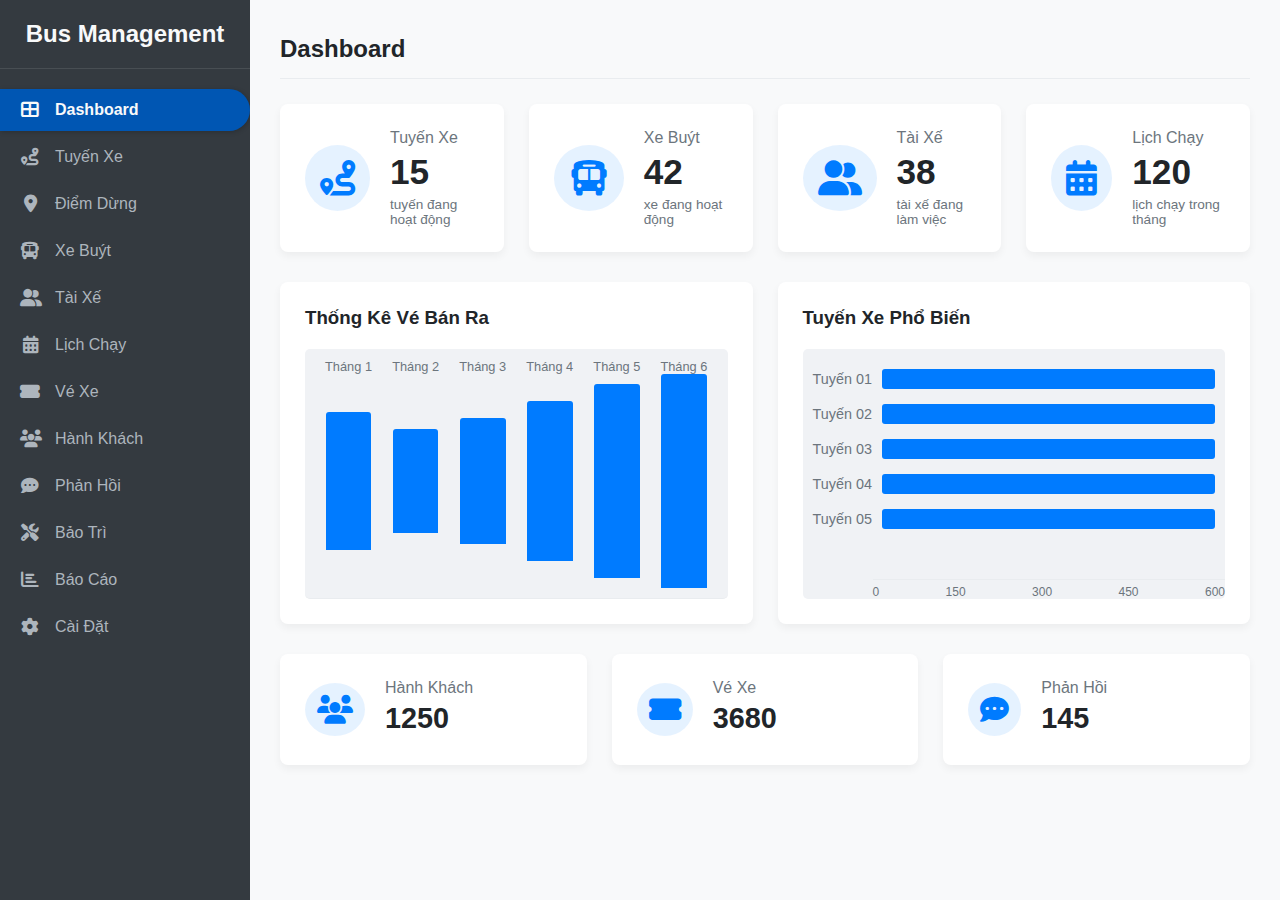
<file: bus-management/html/index.html>
<!DOCTYPE html>
<html lang="en">
<head>
    <meta charset="UTF-8">
    <meta name="viewport" content="width=device-width, initial-scale=1.0">
    <title>index</title>
    <link rel="stylesheet" href="/bus-management/css/style.css">
    <link rel="stylesheet" href="/bus-management/html/fontawesome/css/all.min.css">
</head>
<body>
    <div class="container">
        <aside class="sidebar">
            <div class="logo">
                <h3>Bus Management</h3>
            </div>
            <nav class="nav-menu">
                <ul>
                    <li class="active"><a href="#"><i class="fas fa-th-large"></i> Dashboard</a></li>
                    <li><a href="#"><i class="fas fa-route"></i> Tuyến Xe</a></li>
                    <li><a href="#"><i class="fas fa-map-marker-alt"></i> Điểm Dừng</a></li>
                    <li><a href="#"><i class="fas fa-bus"></i> Xe Buýt</a></li>
                    <li><a href="#"><i class="fas fa-user-friends"></i> Tài Xế</a></li>
                    <li><a href="#"><i class="fas fa-calendar-alt"></i> Lịch Chạy</a></li>
                    <li><a href="#"><i class="fas fa-ticket-alt"></i> Vé Xe</a></li>
                    <li><a href="#"><i class="fas fa-users"></i> Hành Khách</a></li>
                    <li><a href="#"><i class="fas fa-comment-dots"></i> Phản Hồi</a></li>
                    <li><a href="#"><i class="fas fa-screwdriver-wrench"></i> Bảo Trì</a></li>
                    <li><a href="/bus-management/html/report.html"><i class="fas fa-chart-bar"></i> Báo Cáo</a></li>
                    <li><a href="#"><i class="fas fa-cog"></i> Cài Đặt</a></li>
                </ul>
            </nav>
        </aside>

        <main class="main-content">
            <header class="navbar">
                <h2>Dashboard</h2>
                </header>

            <section class="dashboard-cards">
                <div class="card">
                    <div class="card-icon"><i class="fas fa-route"></i></div>
                    <div class="card-content">
                        <span class="card-title">Tuyến Xe</span>
                        <span class="card-value">15</span>
                        <span class="card-description">tuyến đang hoạt động</span>
                    </div>
                </div>
                <div class="card">
                    <div class="card-icon"><i class="fas fa-bus"></i></div>
                    <div class="card-content">
                        <span class="card-title">Xe Buýt</span>
                        <span class="card-value">42</span>
                        <span class="card-description">xe đang hoạt động</span>
                    </div>
                </div>
                <div class="card">
                    <div class="card-icon"><i class="fas fa-user-friends"></i></div>
                    <div class="card-content">
                        <span class="card-title">Tài Xế</span>
                        <span class="card-value">38</span>
                        <span class="card-description">tài xế đang làm việc</span>
                    </div>
                </div>
                <div class="card">
                    <div class="card-icon"><i class="fas fa-calendar-alt"></i></div>
                    <div class="card-content">
                        <span class="card-title">Lịch Chạy</span>
                        <span class="card-value">120</span>
                        <span class="card-description">lịch chạy trong tháng</span>
                    </div>
                </div>
            </section>

            <section class="dashboard-charts">
                <div class="chart-card">
                    <h3>Thống Kê Vé Bán Ra</h3>
                    <div class="chart-placeholder bar-chart">
                        <div class="bar-month">Tháng 1 <div class="bar" style="height: 60%;"></div></div>
                        <div class="bar-month">Tháng 2 <div class="bar" style="height: 45%;"></div></div>
                        <div class="bar-month">Tháng 3 <div class="bar" style="height: 55%;"></div></div>
                        <div class="bar-month">Tháng 4 <div class="bar" style="height: 70%;"></div></div>
                        <div class="bar-month">Tháng 5 <div class="bar" style="height: 85%;"></div></div>
                        <div class="bar-month">Tháng 6 <div class="bar" style="height: 100%;"></div></div>
                    </div>
                </div>
                <div class="chart-card">
                    <h3>Tuyến Xe Phổ Biến</h3>
                    <div class="chart-placeholder horizontal-bar-chart">
                        <div class="bar-item">Tuyến 01 <div class="bar" style="width: 75%;"></div></div>
                        <div class="bar-item">Tuyến 02 <div class="bar" style="width: 65%;"></div></div>
                        <div class="bar-item">Tuyến 03 <div class="bar" style="width: 70%;"></div></div>
                        <div class="bar-item">Tuyến 04 <div class="bar" style="width: 55%;"></div></div>
                        <div class="bar-item">Tuyến 05 <div class="bar" style="width: 80%;"></div></div>
                        <div class="x-axis">
                            <span>0</span><span>150</span><span>300</span><span>450</span><span>600</span>
                        </div>
                    </div>
                </div>
            </section>

            <section class="dashboard-summary">
                <div class="summary-card">
                    <div class="card-icon"><i class="fas fa-users"></i></div>
                    <div class="card-content">
                        <span class="card-title">Hành Khách</span>
                        <span class="card-value">1250</span>
                        <span class="card-description"></span>
                    </div>
                </div>
                <div class="summary-card">
                    <div class="card-icon"><i class="fas fa-ticket-alt"></i></div>
                    <div class="card-content">
                        <span class="card-title">Vé Xe</span>
                        <span class="card-value">3680</span>
                        <span class="card-description"></span>
                    </div>
                </div>
                <div class="summary-card">
                    <div class="card-icon"><i class="fas fa-comment-dots"></i></div>
                    <div class="card-content">
                        <span class="card-title">Phản Hồi</span>
                        <span class="card-value">145</span>
                        <span class="card-description"></span>
                    </div>
                </div>
                </section>
        </main>
    </div>
</body>
</html>
</file>
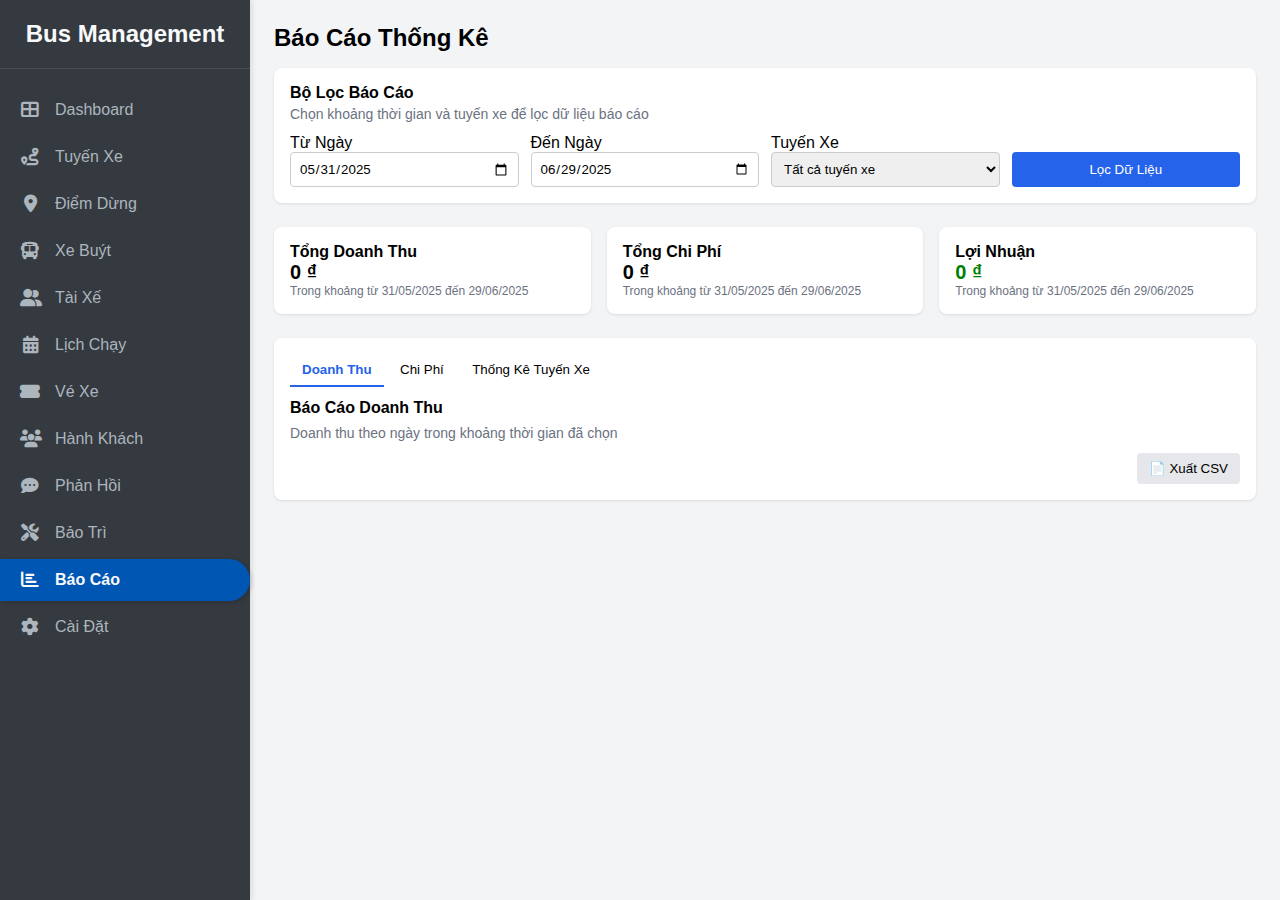
<file: bus-management/html/report.html>
<!DOCTYPE html>
<html lang="en">
<head>
    <meta charset="UTF-8">
    <meta name="viewport" content="width=device-width, initial-scale=1.0">
    <title>report</title>
    <link rel="stylesheet" href="/bus-management/css/report.css">
    <link rel="stylesheet" href="/bus-management/html/fontawesome/css/all.min.css">
</head>
<body>
    
    <aside class="sidebar">
        <div class="logo">
            <h3>Bus Management</h3>
        </div>
        <nav class="nav-menu">
            <ul>
                <li><a href="/bus-management/html/index.html"><i class="fas fa-th-large"></i> Dashboard</a></li>
                <li><a href="#"><i class="fas fa-route"></i> Tuyến Xe</a></li>
                <li><a href="#"><i class="fas fa-map-marker-alt"></i> Điểm Dừng</a></li>
                <li><a href="#"><i class="fas fa-bus"></i> Xe Buýt</a></li>
                <li><a href="#"><i class="fas fa-user-friends"></i> Tài Xế</a></li>
                <li><a href="#"><i class="fas fa-calendar-alt"></i> Lịch Chạy</a></li>
                <li><a href="#"><i class="fas fa-ticket-alt"></i> Vé Xe</a></li>
                <li><a href="#"><i class="fas fa-users"></i> Hành Khách</a></li>
                <li><a href="#"><i class="fas fa-comment-dots"></i> Phản Hồi</a></li>
                <li><a href="#"><i class="fas fa-screwdriver-wrench"></i> Bảo Trì</a></li>
                <li class="active"><a href="/bus-management/html/report.html"><i class="fas fa-chart-bar"></i> Báo Cáo</a></li>
                <li><a href="#"><i class="fas fa-cog"></i> Cài Đặt</a></li>
            </ul>
        </nav>
    </aside>
  <main>
    <h2 style="font-size: 24px; font-weight: bold; margin-bottom: 16px;">Báo Cáo Thống Kê</h2>

    <div class="filter">
      <h3 style="margin-bottom: 4px; font-size: 16px; font-weight: 600;">Bộ Lọc Báo Cáo</h3>
      <p style="font-size: 14px; color: #6b7280; margin-bottom: 12px;">Chọn khoảng thời gian và tuyến xe để lọc dữ liệu báo cáo</p>
      <div class="grid" style="grid-template-columns: repeat(auto-fit, minmax(180px, 1fr)); gap: 12px;">
        <div>
          <label>Từ Ngày</label><br>
          <input type="date" value="2025-05-31" style="width: 100%; padding: 8px; border: 1px solid #ccc; border-radius: 4px;">
        </div>
        <div>
          <label>Đến Ngày</label><br>
          <input type="date" value="2025-06-29" style="width: 100%; padding: 8px; border: 1px solid #ccc; border-radius: 4px;">
        </div>
        <div>
          <label>Tuyến Xe</label><br>
          <select style="width: 100%; padding: 8px; border: 1px solid #ccc; border-radius: 4px;">
            <option selected>Tất cả tuyến xe</option>
          </select>
        </div>
        <div style="display: flex; align-items: end;">
          <button style="width: 100%; padding: 10px; background-color: #2563eb; color: white; border: none; border-radius: 4px;">Lọc Dữ Liệu</button>
        </div>
      </div>
    </div>

    <div class="grid grid-3">
      <div class="card">
        <h4>Tổng Doanh Thu</h4>
        <p style="font-size: 20px; font-weight: bold;">0 ₫</p>
        <p style="font-size: 12px; color: #6b7280;">Trong khoảng từ 31/05/2025 đến 29/06/2025</p>
      </div>
      <div class="card">
        <h4>Tổng Chi Phí</h4>
        <p style="font-size: 20px; font-weight: bold;">0 ₫</p>
        <p style="font-size: 12px; color: #6b7280;">Trong khoảng từ 31/05/2025 đến 29/06/2025</p>
      </div>
      <div class="card">
        <h4>Lợi Nhuận</h4>
        <p style="font-size: 20px; font-weight: bold; color: green;">0 ₫</p>
        <p style="font-size: 12px; color: #6b7280;">Trong khoảng từ 31/05/2025 đến 29/06/2025</p>
      </div>
    </div>

    <div class="report">
      <div class="tab-buttons" style="margin-bottom: 12px;">
        <button class="active">Doanh Thu</button>
        <button>Chi Phí</button>
        <button>Thống Kê Tuyến Xe</button>
      </div>
      <h3 style="font-size: 16px; font-weight: 600; margin-bottom: 8px;">Báo Cáo Doanh Thu</h3>
      <p style="font-size: 14px; color: #6b7280;">Doanh thu theo ngày trong khoảng thời gian đã chọn</p>
      <div class="export">
        <button>📄 Xuất CSV</button>
      </div>
    </div>
  </main> 
</body>
</html>
</file>
<file: bus-management/css/style.css>
/* Variables */
:root {
    --primary-color: #007bff; /* Màu xanh dương chủ đạo */
    --secondary-color: #6c757d; /* Màu xám phụ */
    --background-color: #f8f9fa; /* Màu nền nhẹ */
    --sidebar-bg: #343a40; /* Màu nền sidebar */
    --sidebar-text: #adb5bd; /* Màu chữ sidebar */
    --sidebar-active-bg: #0056b3; /* Màu nền item active sidebar */
    --card-bg: #fff; /* Màu nền card */
    --border-color: #e9ecef; /* Màu đường viền */
    --text-dark: #212529; /* Màu chữ tối */
    --text-light: #f8f9fa; /* Màu chữ sáng */
}

/* Global Styles */
body {
    font-family: 'Segoe UI', Roboto, 'Helvetica Neue', Arial, sans-serif;
    margin: 0;
    padding: 0;
    background-color: var(--background-color);
    color: var(--text-dark);
    display: flex;
    min-height: 100vh;
}

.container {
    display: flex;
    width: 100%;
}

/* Sidebar */
.sidebar {
    width: 250px;
    background-color: var(--sidebar-bg);
    color: var(--sidebar-text);
    padding: 20px 0;
    box-shadow: 2px 0 5px rgba(0, 0, 0, 0.1);
    flex-shrink: 0; /* Đảm bảo sidebar không co lại */
}

.sidebar .logo {
    text-align: center;
    padding-bottom: 20px;
    margin-bottom: 20px;
    border-bottom: 1px solid rgba(255, 255, 255, 0.1);
}

.sidebar .logo h3 {
    color: var(--text-light);
    margin: 0;
    font-size: 1.5em;
}

.sidebar .nav-menu ul {
    list-style: none;
    padding: 0;
    margin: 0;
}

.sidebar .nav-menu ul li {
    margin-bottom: 5px;
}

.sidebar .nav-menu ul li a {
    display: flex;
    align-items: center;
    padding: 12px 20px;
    color: var(--sidebar-text);
    text-decoration: none;
    transition: background-color 0.3s ease;
    border-radius: 0 25px 25px 0; /* Bo tròn góc phải */
}

.sidebar .nav-menu ul li a i {
    margin-right: 15px;
    font-size: 1.1em;
    width: 20px; /* Đảm bảo icon thẳng hàng */
    text-align: center;
}

.sidebar .nav-menu ul li a:hover {
    background-color: rgba(255, 255, 255, 0.08);
    color: var(--text-light);
}

.sidebar .nav-menu ul li.active a {
    background-color: var(--sidebar-active-bg);
    color: var(--text-light);
    font-weight: bold;
    box-shadow: 1px 1px 5px rgba(0, 0, 0, 0.2);
}

/* Main Content */
.main-content {
    flex-grow: 1; /* Cho phép phần main mở rộng để lấp đầy không gian còn lại */
    padding: 20px 30px;
    background-color: var(--background-color);
}

.navbar {
    display: flex;
    justify-content: space-between;
    align-items: center;
    padding: 15px 0;
    margin-bottom: 25px;
    border-bottom: 1px solid var(--border-color);
}

.navbar h2 {
    margin: 0;
    color: var(--text-dark);
    font-weight: 600;
}

/* Dashboard Cards */
.dashboard-cards {
    display: grid;
    grid-template-columns: repeat(auto-fit, minmax(220px, 1fr));
    gap: 25px;
    margin-bottom: 30px;
}

.card {
    background-color: var(--card-bg);
    border-radius: 8px;
    box-shadow: 0 4px 8px rgba(0, 0, 0, 0.05);
    padding: 25px;
    display: flex;
    align-items: center;
    transition: transform 0.2s ease;
}

.card:hover {
    transform: translateY(-5px);
}

.card-icon {
    font-size: 2.2em;
    color: var(--primary-color);
    margin-right: 20px;
    background-color: rgba(0, 123, 255, 0.1);
    padding: 15px;
    border-radius: 50%;
    display: flex;
    align-items: center;
    justify-content: center;
}

.card-content {
    display: flex;
    flex-direction: column;
}

.card-title {
    font-size: 1em;
    color: var(--secondary-color);
    margin-bottom: 5px;
}

.card-value {
    font-size: 2.2em;
    font-weight: 700;
    color: var(--text-dark);
    margin-bottom: 5px;
}

.card-description {
    font-size: 0.85em;
    color: var(--secondary-color);
}

/* Dashboard Charts */
.dashboard-charts {
    display: grid;
    grid-template-columns: repeat(auto-fit, minmax(400px, 1fr));
    gap: 25px;
    margin-bottom: 30px;
}

.chart-card {
    background-color: var(--card-bg);
    border-radius: 8px;
    box-shadow: 0 4px 8px rgba(0, 0, 0, 0.05);
    padding: 25px;
}

.chart-card h3 {
    margin-top: 0;
    margin-bottom: 20px;
    color: var(--text-dark);
    font-weight: 600;
}

.chart-placeholder {
    width: 100%;
    height: 250px; /* Chiều cao cố định cho placeholder */
    background-color: #f0f2f5; /* Màu nền cho khu vực biểu đồ */
    border-radius: 5px;
    display: flex;
    align-items: flex-end; /* Đảm bảo các thanh bar nằm ở đáy */
    justify-content: space-around;
    padding: 10px;
    box-sizing: border-box;
}

/* Bar Chart (Thống kê Vé Bán Ra) */
.bar-chart {
    display: flex;
    justify-content: space-around;
    align-items: flex-end;
    border-bottom: 1px solid var(--border-color); /* Trục X */
    padding-bottom: 10px;
}

.bar-month {
    text-align: center;
    font-size: 0.8em;
    color: var(--secondary-color);
    display: flex;
    flex-direction: column;
    justify-content: flex-end;
    height: 100%;
    flex-grow: 1;
    margin: 0 5px;
    position: relative;
}

.bar-month .bar {
    width: 80%;
    background-color: var(--primary-color);
    border-radius: 3px 3px 0 0;
    margin: auto; /* Căn giữa cột bar */
    transition: height 0.5s ease;
}

/* Horizontal Bar Chart (Tuyến Xe Phổ Biến) */
.horizontal-bar-chart {
    flex-direction: column;
    justify-content: flex-start;
    align-items: flex-start;
    padding: 20px 10px 10px 10px;
    position: relative;
}

.bar-item {
    width: 100%;
    display: flex;
    align-items: center;
    margin-bottom: 15px;
    font-size: 0.9em;
    color: var(--secondary-color);
}

.bar-item .bar {
    height: 20px;
    background-color: var(--primary-color);
    border-radius: 3px;
    margin-left: 10px;
    transition: width 0.5s ease;
    flex-grow: 1; /* Cho phép thanh bar mở rộng */
}

.horizontal-bar-chart .x-axis {
    width: calc(100% - 70px); /* Điều chỉnh cho khoảng trống của label */
    display: flex;
    justify-content: space-between;
    font-size: 0.75em;
    color: var(--secondary-color);
    margin-top: 10px;
    position: absolute;
    bottom: 0;
    left: 70px; /* Để thẳng hàng với phần bắt đầu của bar */
    border-top: 1px solid var(--border-color);
    padding-top: 5px;
}

/* Summary Cards (Hành Khách, Vé Xe, Phản Hồi) */
.dashboard-summary {
    display: grid;
    grid-template-columns: repeat(auto-fit, minmax(280px, 1fr));
    gap: 25px;
}

.summary-card {
    background-color: var(--card-bg);
    border-radius: 8px;
    box-shadow: 0 4px 8px rgba(0, 0, 0, 0.05);
    padding: 25px;
    display: flex;
    align-items: center;
    transition: transform 0.2s ease;
}

.summary-card:hover {
    transform: translateY(-3px);
}

.summary-card .card-icon {
    font-size: 1.8em; /* Nhỏ hơn so với card trên */
    padding: 12px;
}

.summary-card .card-value {
    font-size: 1.8em; /* Nhỏ hơn so với card trên */
}
</file>
<file: bus-management/css/report.css>
/* Variables */
:root {
    --primary-color: #007bff; /* Màu xanh dương chủ đạo */
    --secondary-color: #6c757d; /* Màu xám phụ */
    --background-color: #f8f9fa; /* Màu nền nhẹ */
    --sidebar-bg: #343a40; /* Màu nền sidebar */
    --sidebar-text: #adb5bd; /* Màu chữ sidebar */
    --sidebar-active-bg: #0056b3; /* Màu nền item active sidebar */
    --card-bg: #fff; /* Màu nền card */
    --border-color: #e9ecef; /* Màu đường viền */
    --text-dark: #212529; /* Màu chữ tối */
    --text-light: #f8f9fa; /* Màu chữ sáng */
}

* {
      margin: 0;
      padding: 0;
      box-sizing: border-box;
      font-family: Arial, sans-serif;
    }
    body {
      display: flex;
      min-height: 100vh;
      background-color: #f3f4f6;
    }
    .sidebar {
    width: 250px;
    background-color: var(--sidebar-bg);
    color: var(--sidebar-text);
    padding: 20px 0;
    box-shadow: 2px 0 5px rgba(0, 0, 0, 0.1);
    flex-shrink: 0; /* Đảm bảo sidebar không co lại */
}

.sidebar .logo {
    text-align: center;
    padding-bottom: 20px;
    margin-bottom: 20px;
    border-bottom: 1px solid rgba(255, 255, 255, 0.1);
}

.sidebar .logo h3 {
    color: var(--text-light);
    margin: 0;
    font-size: 1.5em;
}

.sidebar .nav-menu ul {
    list-style: none;
    padding: 0;
    margin: 0;
}

.sidebar .nav-menu ul li {
    margin-bottom: 5px;
}

.sidebar .nav-menu ul li a {
    display: flex;
    align-items: center;
    padding: 12px 20px;
    color: var(--sidebar-text);
    text-decoration: none;
    transition: background-color 0.3s ease;
    border-radius: 0 25px 25px 0; /* Bo tròn góc phải */
}

.sidebar .nav-menu ul li a i {
    margin-right: 15px;
    font-size: 1.1em;
    width: 20px; /* Đảm bảo icon thẳng hàng */
    text-align: center;
}

.sidebar .nav-menu ul li a:hover {
    background-color: rgba(255, 255, 255, 0.08);
    color: var(--text-light);
}

.sidebar .nav-menu ul li.active a {
    background-color: var(--sidebar-active-bg);
    color: var(--text-light);
    font-weight: bold;
    box-shadow: 1px 1px 5px rgba(0, 0, 0, 0.2);
}
    main {
      flex: 1;
      padding: 24px;
      overflow-y: auto;
    }
    .card, .filter, .tabs, .report {
      background-color: #fff;
      padding: 16px;
      margin-bottom: 24px;
      border-radius: 8px;
      box-shadow: 0 1px 3px rgba(0, 0, 0, 0.1);
    }
    .grid {
      display: grid;
      gap: 16px;
    }
    .grid-3 {
      grid-template-columns: repeat(auto-fit, minmax(220px, 1fr));
    }
    .tab-buttons button {
      padding: 8px 12px;
      background: none;
      border: none;
      border-bottom: 2px solid transparent;
      cursor: pointer;
    }
    .tab-buttons .active {
      border-bottom: 2px solid #2563eb;
      color: #2563eb;
      font-weight: bold;
    }
    .export {
      text-align: right;
      margin-top: 12px;
    }
    .export button {
      padding: 8px 12px;
      background-color: #e5e7eb;
      border: none;
      border-radius: 4px;
      cursor: pointer;
    }
</file>
